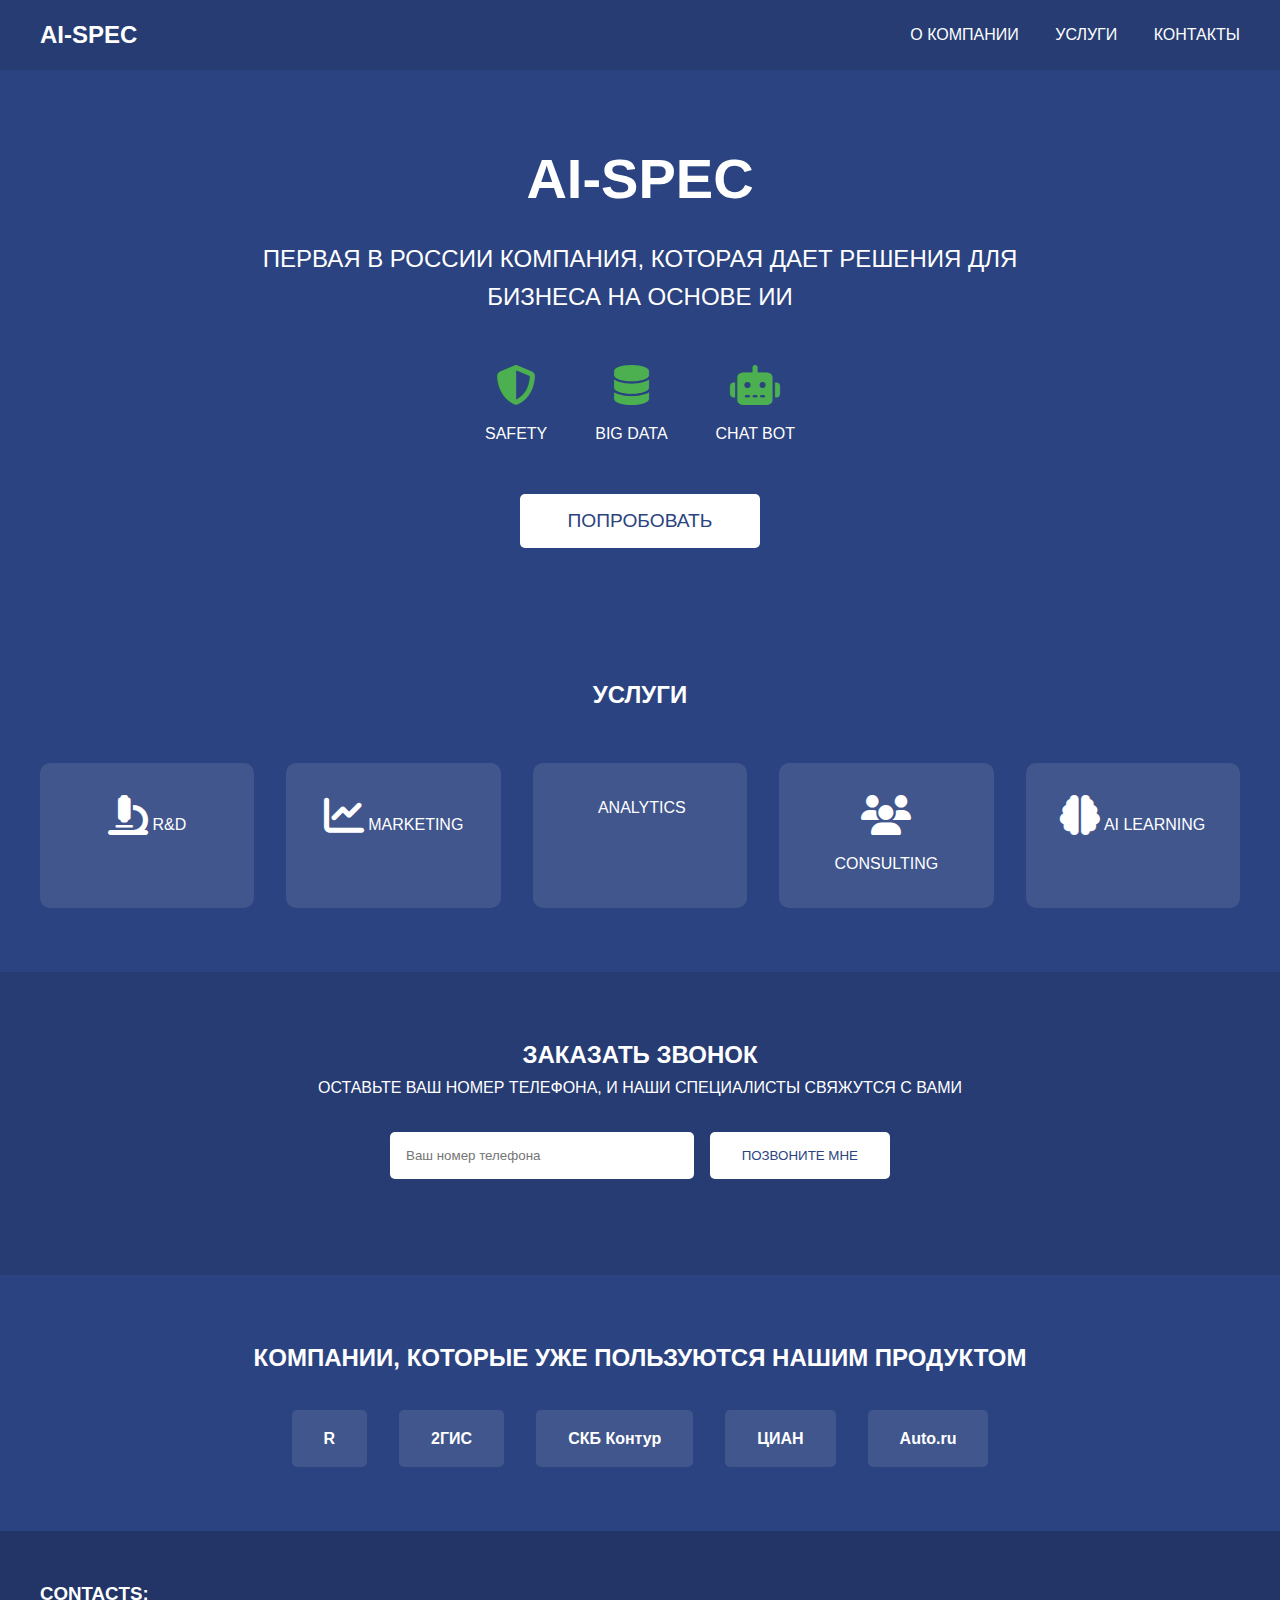
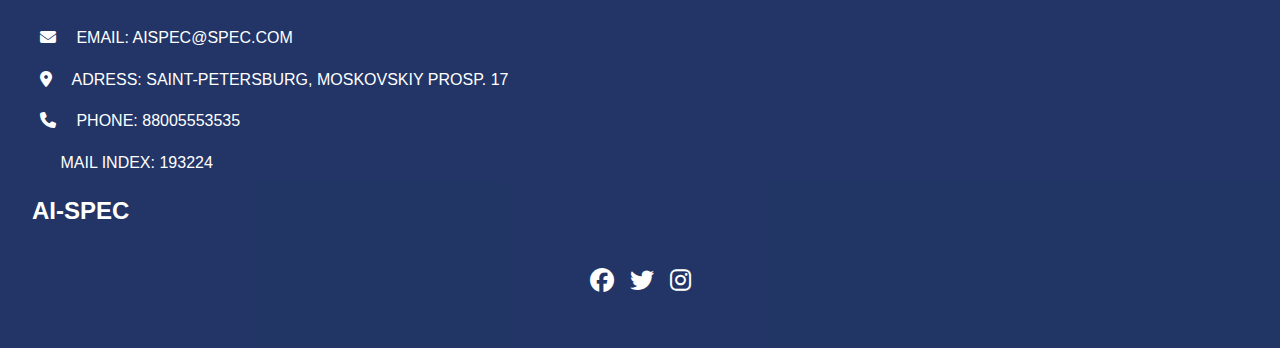
<file: index.html>
<!DOCTYPE html>
<html lang="ru">
<head>
    <meta charset="UTF-8">
    <meta name="viewport" content="width=device-width, initial-scale=1.0">
    <title>AI-SPEC - Решения для бизнеса на основе ИИ</title>
    <link rel="stylesheet" href="styles.css">
    <!-- Добавляем Font Awesome -->
    <link rel="stylesheet" href="https://cdnjs.cloudflare.com/ajax/libs/font-awesome/6.5.1/css/all.min.css">
</head>
<body>
    <header>
        <nav>
            <div class="logo">AI-SPEC</div>
            <div class="nav-links">
                <a href="#hero">О КОМПАНИИ</a>
                <a href="#services">УСЛУГИ</a>
                <a href="#contacts">КОНТАКТЫ</a>
            </div>
        </nav>
    </header>

    <main>
        <section class="hero" id="hero">
            <div class="hero-content">
                <h1>AI-SPEC</h1>
                <h2>ПЕРВАЯ В РОССИИ КОМПАНИЯ, КОТОРАЯ ДАЕТ РЕШЕНИЯ ДЛЯ БИЗНЕСА НА ОСНОВЕ ИИ</h2>
                <div class="features">
                    <div class="feature">
                        <i class="fas fa-shield-alt"></i>
                        <span>SAFETY</span>
                    </div>
                    <div class="feature">
                        <i class="fas fa-database"></i>
                        <span>BIG DATA</span>
                    </div>
                    <div class="feature">
                        <i class="fas fa-robot"></i>
                        <span>CHAT BOT</span>
                    </div>
                </div>
                <button class="try-button" onclick="location.href='#callback'">ПОПРОБОВАТЬ</button>
            </div>
        </section>

        <section class="services" id="services">
            <h2>УСЛУГИ</h2>
            <div class="services-grid">
                <div class="service-item">
                    <i class="fas fa-microscope"></i>
                    <span>R&D</span>
                </div>
                <div class="service-item">
                    <i class="fas fa-chart-line"></i>
                    <span>MARKETING</span>
                </div>
                <div class="service-item">
                    <i class="fas fa-analytics"></i>
                    <span>ANALYTICS</span>
                </div>
                <div class="service-item">
                    <i class="fas fa-users"></i>
                    <span>CONSULTING</span>
                </div>
                <div class="service-item">
                    <i class="fas fa-brain"></i>
                    <span>AI LEARNING</span>
                </div>
            </div>
        </section>

        <section class="callback" id="callback">
            <h2>ЗАКАЗАТЬ ЗВОНОК</h2>
            <p>ОСТАВЬТЕ ВАШ НОМЕР ТЕЛЕФОНА, И НАШИ СПЕЦИАЛИСТЫ СВЯЖУТСЯ С ВАМИ</p>
            <form>
                <input type="tel" placeholder="Ваш номер телефона">
                <button type="submit">ПОЗВОНИТЕ МНЕ</button>
            </form>
        </section>

        <section class="clients">
            <h2>КОМПАНИИ, КОТОРЫЕ УЖЕ ПОЛЬЗУЮТСЯ НАШИМ ПРОДУКТОМ</h2>
            <div class="clients-grid">
                <div class="client-logo">R</div>
                <div class="client-logo">2ГИС</div>
                <div class="client-logo">СКБ Контур</div>
                <div class="client-logo">ЦИАН</div>
                <div class="client-logo">Auto.ru</div>
            </div>
        </section>
    </main>

    <footer id="contacts">
        <div class="contacts">
            <h3>CONTACTS:</h3>
            <p><i class="fas fa-envelope"></i> EMAIL: AISPEC@SPEC.COM</p>
            <p><i class="fas fa-map-marker-alt"></i> ADRESS: SAINT-PETERSBURG, MOSKOVSKIY PROSP. 17</p>
            <p><i class="fas fa-phone"></i> PHONE: 88005553535</p>
            <p><i class="fas fa-mailbox"></i> MAIL INDEX: 193224</p>
        </div>
        <div class="logo">AI-SPEC</div>
        <div class="social-links">
            <a href="#"><i class="fab fa-facebook"></i></a>
            <a href="#"><i class="fab fa-twitter"></i></a>
            <a href="#"><i class="fab fa-instagram"></i></a>
        </div>
    </footer>
</body>
</html>
</file>
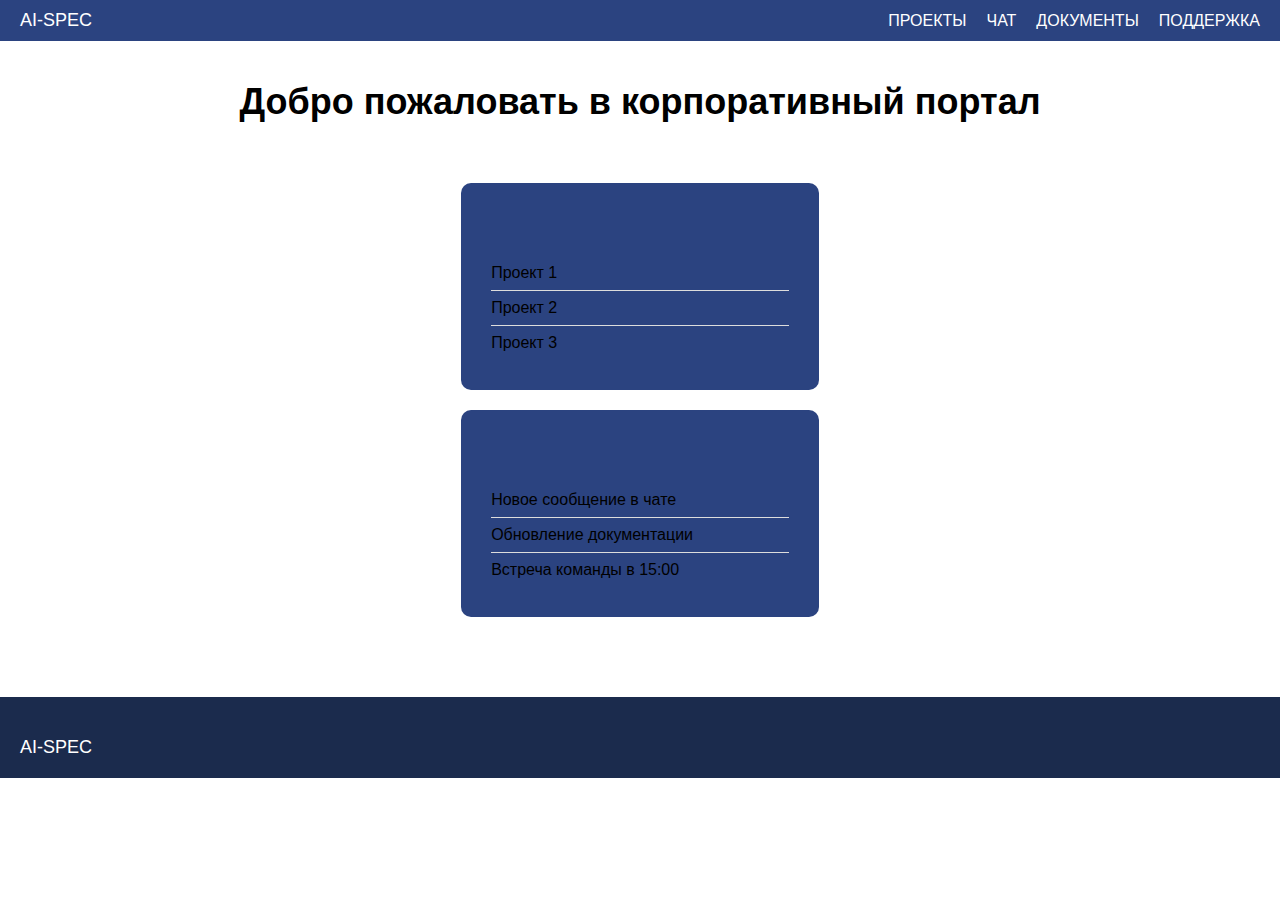
<file: portal/main-portal.html>
<!DOCTYPE html>
<html lang="ru">
<head>
    <meta charset="UTF-8">
    <meta name="viewport" content="width=device-width, initial-scale=1.0">
    <title>AI-SPEC - Главная страница портала</title>
    <link rel="stylesheet" href="portal-styles.css">
</head>
<body>
    <header>
        <nav>
            <div class="logo">AI-SPEC</div>
            <div class="nav-links">
                <a href="#projects">ПРОЕКТЫ</a>
                <a href="#chat">ЧАТ</a>
                <a href="#documents">ДОКУМЕНТЫ</a>
                <a href="#support">ПОДДЕРЖКА</a>
            </div>
        </nav>
    </header>

    <main class="portal-main">
        <h1>Добро пожаловать в корпоративный портал</h1>
        
        <div class="portal-content">
            <div class="portal-section">
                <h2>Проекты</h2>
                <ul>
                    <li>Проект 1</li>
                    <li>Проект 2</li>
                    <li>Проект 3</li>
                </ul>
            </div>

            <div class="portal-section">
                <h2>Последние уведомления</h2>
                <ul>
                    <li>Новое сообщение в чате</li>
                    <li>Обновление документации</li>
                    <li>Встреча команды в 15:00</li>
                </ul>
            </div>
        </div>
    </main>

    <footer>
        <div class="footer-logo">AI-SPEC</div>
    </footer>
</body>
</html>
</file>
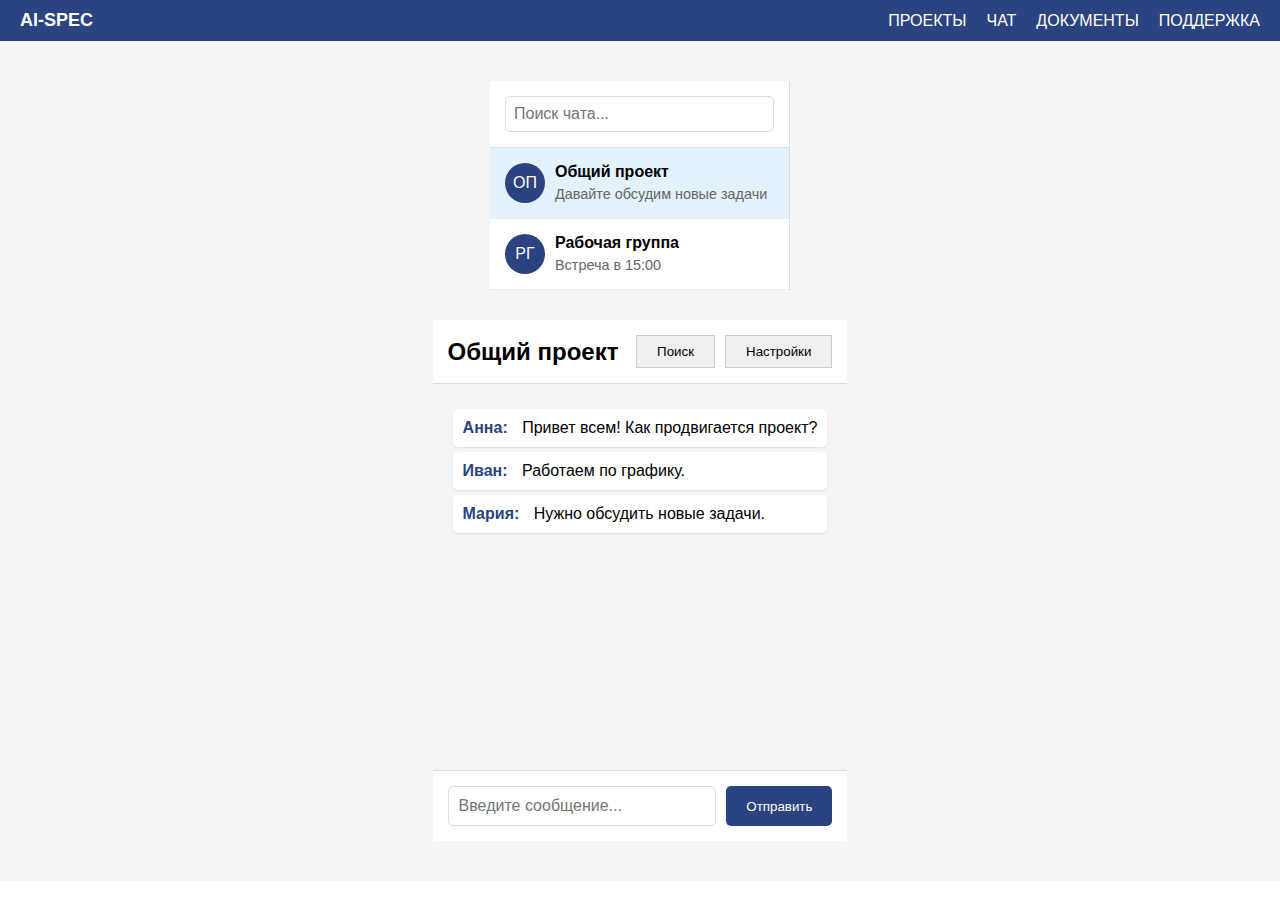
<file: portal/sections/chat.html>
<!DOCTYPE html>
<html lang="ru">
<head>
    <meta charset="UTF-8">
    <meta name="viewport" content="width=device-width, initial-scale=1.0">
    <title>AI-SPEC - Чат</title>
    <link rel="stylesheet" href="../portal-styles.css">
    <link rel="stylesheet" href="chat-styles.css">
</head>
<body>
    <header>
        <nav>
            <div class="logo">
                <a href="../portal.html">AI-SPEC</a>
            </div>
            <div class="nav-links">
                <a href="projects.html">ПРОЕКТЫ</a>
                <a href="chat.html">ЧАТ</a>
                <a href="documents.html">ДОКУМЕНТЫ</a>
                <a href="support.html">ПОДДЕРЖКА</a>
            </div>
        </nav>
    </header>

    <main class="chat-container">
        <div class="chat-sidebar">
            <div class="chat-search">
                <input type="text" placeholder="Поиск чата..." id="chatSearch" onkeyup="searchChats()">
            </div>
            <div class="chat-list" id="chatList">
                <div class="chat-item active" onclick="switchChat('Общий проект')">
                    <div class="chat-avatar">ОП</div>
                    <div class="chat-info">
                        <div class="chat-name">Общий проект</div>
                        <div class="chat-last-message">Давайте обсудим новые задачи</div>
                    </div>
                </div>
                <div class="chat-item" onclick="switchChat('Рабочая группа')">
                    <div class="chat-avatar">РГ</div>
                    <div class="chat-info">
                        <div class="chat-name">Рабочая группа</div>
                        <div class="chat-last-message">Встреча в 15:00</div>
                    </div>
                </div>
            </div>
        </div>

        <div class="chat-main">
            <div class="chat-header">
                <h2 id="currentChatName">Общий проект</h2>
                <div class="chat-actions">
                    <button onclick="toggleSearch()">Поиск</button>
                    <button onclick="toggleSettings()">Настройки</button>
                </div>
            </div>
            
            <div class="chat-messages" id="chatMessages">
                <!-- Сообщения будут добавляться динамически -->
            </div>

            <div class="chat-input">
                <input type="text" placeholder="Введите сообщение..." id="messageInput" onkeypress="handleKeyPress(event)">
                <button onclick="sendMessage()">Отправить</button>
            </div>
        </div>

        <!-- Модальное окно поиска -->
        <div id="searchModal" class="modal">
            <div class="modal-content">
                <h3>Поиск сообщений</h3>
                <input type="text" placeholder="Введите текст для поиска...">
                <button onclick="closeModal('searchModal')">Закрыть</button>
            </div>
        </div>

        <!-- Модальное окно настроек -->
        <div id="settingsModal" class="modal">
            <div class="modal-content">
                <h3>Настройки чата</h3>
                <div class="settings-option">
                    <label>Уведомления</label>
                    <input type="checkbox" checked>
                </div>
                <div class="settings-option">
                    <label>Звук</label>
                    <input type="checkbox" checked>
                </div>
                <button onclick="closeModal('settingsModal')">Сохранить</button>
            </div>
        </div>
    </main>

    <script>
        // Хранилище сообщений для разных чатов
        const chatMessages = {
            'Общий проект': [
                { sender: 'Анна', text: 'Привет всем! Как продвигается проект?' },
                { sender: 'Иван', text: 'Работаем по графику.' },
                { sender: 'Мария', text: 'Нужно обсудить новые задачи.' }
            ],
            'Рабочая группа': [
                { sender: 'Петр', text: 'Встреча сегодня в 15:00' },
                { sender: 'Елена', text: 'Буду присутствовать' }
            ]
        };

        // Переключение между чатами
        function switchChat(chatName) {
            // Обновляем заголовок
            document.getElementById('currentChatName').textContent = chatName;
            
            // Обновляем активный класс
            const chatItems = document.querySelectorAll('.chat-item');
            chatItems.forEach(item => {
                item.classList.remove('active');
                if(item.querySelector('.chat-name').textContent === chatName) {
                    item.classList.add('active');
                }
            });

            // Загружаем сообщения выбранного чата
            displayMessages(chatName);
        }

        // Отображение сообщений
        function displayMessages(chatName) {
            const messagesDiv = document.getElementById('chatMessages');
            messagesDiv.innerHTML = '';
            
            chatMessages[chatName].forEach(msg => {
                const messageDiv = document.createElement('div');
                messageDiv.className = 'message';
                messageDiv.innerHTML = `
                    <strong>${msg.sender}:</strong>
                    <span>${msg.text}</span>
                `;
                messagesDiv.appendChild(messageDiv);
            });

            // Прокрутка к последнему сообщению
            messagesDiv.scrollTop = messagesDiv.scrollHeight;
        }

        // Отправка сообщения
        function sendMessage() {
            const input = document.getElementById('messageInput');
            const text = input.value.trim();
            
            if(text) {
                const currentChat = document.getElementById('currentChatName').textContent;
                chatMessages[currentChat].push({
                    sender: 'Вы',
                    text: text
                });
                
                displayMessages(currentChat);
                input.value = '';
            }
        }

        // Обработка нажатия Enter
        function handleKeyPress(event) {
            if(event.key === 'Enter') {
                sendMessage();
            }
        }

        // Поиск чатов
        function searchChats() {
            const searchText = document.getElementById('chatSearch').value.toLowerCase();
            const chatItems = document.querySelectorAll('.chat-item');
            
            chatItems.forEach(item => {
                const chatName = item.querySelector('.chat-name').textContent.toLowerCase();
                if(chatName.includes(searchText)) {
                    item.style.display = 'flex';
                } else {
                    item.style.display = 'none';
                }
            });
        }

        // Управление модальными окнами
        function toggleSearch() {
            document.getElementById('searchModal').style.display = 'flex';
        }

        function toggleSettings() {
            document.getElementById('settingsModal').style.display = 'flex';
        }

        function closeModal(modalId) {
            document.getElementById(modalId).style.display = 'none';
        }

        // Инициализация
        displayMessages('Общий проект');
    </script>
</body>
</html>
</file>
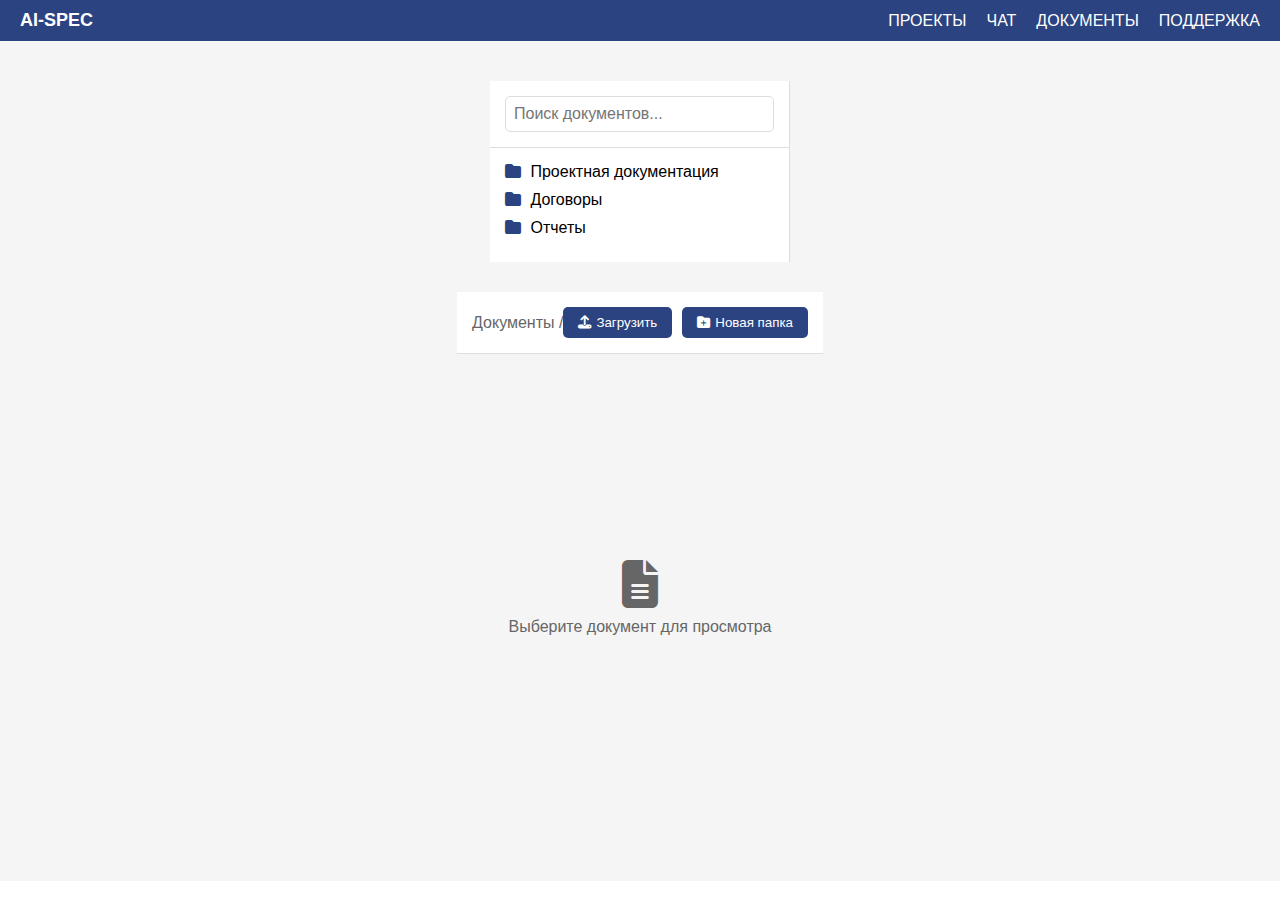
<file: portal/sections/documents.html>
<!DOCTYPE html>
<html lang="ru">
<head>
    <meta charset="UTF-8">
    <meta name="viewport" content="width=device-width, initial-scale=1.0">
    <title>AI-SPEC - Документы</title>
    <link rel="stylesheet" href="../portal-styles.css">
    <link rel="stylesheet" href="documents-styles.css">
    <!-- Добавляем иконки Font Awesome -->
    <link rel="stylesheet" href="https://cdnjs.cloudflare.com/ajax/libs/font-awesome/6.5.1/css/all.min.css">
</head>
<body>
    <header>
        <nav>
            <div class="logo">
                <a href="../portal.html">AI-SPEC</a>
            </div>
            <div class="nav-links">
                <a href="projects.html">ПРОЕКТЫ</a>
                <a href="chat.html">ЧАТ</a>
                <a href="documents.html">ДОКУМЕНТЫ</a>
                <a href="support.html">ПОДДЕРЖКА</a>
            </div>
        </nav>
    </header>

    <main class="documents-container">
        <div class="documents-sidebar">
            <div class="search-bar">
                <input type="text" id="searchDocs" placeholder="Поиск документов..." onkeyup="searchDocuments()">
            </div>
            <div class="folder-tree">
                <div class="folder" onclick="toggleFolder(this)">
                    <i class="fas fa-folder"></i> Проектная документация
                    <div class="subfolder">
                        <div class="file" onclick="openDocument('tech_spec')">
                            <i class="fas fa-file-pdf"></i> Техническое задание.pdf
                        </div>
                        <div class="file" onclick="openDocument('requirements')">
                            <i class="fas fa-file-word"></i> Требования.docx
                        </div>
                    </div>
                </div>
                <div class="folder" onclick="toggleFolder(this)">
                    <i class="fas fa-folder"></i> Договоры
                    <div class="subfolder">
                        <div class="file" onclick="openDocument('contract1')">
                            <i class="fas fa-file-pdf"></i> Договор №1.pdf
                        </div>
                        <div class="file" onclick="openDocument('contract2')">
                            <i class="fas fa-file-pdf"></i> Договор №2.pdf
                        </div>
                    </div>
                </div>
                <div class="folder" onclick="toggleFolder(this)">
                    <i class="fas fa-folder"></i> Отчеты
                    <div class="subfolder">
                        <div class="file" onclick="openDocument('report1')">
                            <i class="fas fa-file-excel"></i> Отчет за Q1.xlsx
                        </div>
                        <div class="file" onclick="openDocument('report2')">
                            <i class="fas fa-file-excel"></i> Отчет за Q2.xlsx
                        </div>
                    </div>
                </div>
            </div>
        </div>

        <div class="documents-main">
            <div class="documents-header">
                <div class="breadcrumbs" id="breadcrumbs">
                    Документы /
                </div>
                <div class="document-actions">
                    <button onclick="uploadDocument()"><i class="fas fa-upload"></i> Загрузить</button>
                    <button onclick="createFolder()"><i class="fas fa-folder-plus"></i> Новая папка</button>
                </div>
            </div>
            
            <div class="document-viewer" id="documentViewer">
                <div class="empty-state">
                    <i class="fas fa-file-alt"></i>
                    <p>Выберите документ для просмотра</p>
                </div>
            </div>
        </div>
    </main>

    <!-- Модальное окно загрузки документа -->
    <div id="uploadModal" class="modal">
        <div class="modal-content">
            <h3>Загрузка документа</h3>
            <input type="file" id="fileInput">
            <div class="modal-buttons">
                <button onclick="closeModal('uploadModal')">Отмена</button>
                <button onclick="confirmUpload()">Загрузить</button>
            </div>
        </div>
    </div>

    <!-- Модальное окно создания папки -->
    <div id="folderModal" class="modal">
        <div class="modal-content">
            <h3>Создание новой папки</h3>
            <input type="text" placeholder="Название папки">
            <div class="modal-buttons">
                <button onclick="closeModal('folderModal')">Отмена</button>
                <button onclick="confirmCreateFolder()">Создать</button>
            </div>
        </div>
    </div>

    <script>
        function toggleFolder(element) {
            const subfolder = element.querySelector('.subfolder');
            const isOpen = subfolder.style.display === 'block';
            subfolder.style.display = isOpen ? 'none' : 'block';
            const icon = element.querySelector('.fa-folder');
            icon.className = isOpen ? 'fas fa-folder' : 'fas fa-folder-open';
        }

        function openDocument(docId) {
            const viewer = document.getElementById('documentViewer');
            const breadcrumbs = document.getElementById('breadcrumbs');
            
            // Имитация загрузки документа
            viewer.innerHTML = `
                <div class="document-content">
                    <h2>${docId}.pdf</h2>
                    <div class="document-preview">
                        <i class="fas fa-file-pdf"></i>
                        <p>Документ загружен</p>
                    </div>
                </div>
            `;
            
            // Обновление хлебных крошек
            breadcrumbs.textContent = `Документы / ${docId}`;
        }

        function uploadDocument() {
            document.getElementById('uploadModal').style.display = 'flex';
        }

        function createFolder() {
            document.getElementById('folderModal').style.display = 'flex';
        }

        function closeModal(modalId) {
            document.getElementById(modalId).style.display = 'none';
        }

        function confirmUpload() {
            const fileInput = document.getElementById('fileInput');
            if (fileInput.files.length > 0) {
                alert('Файл успешно загружен!');
                closeModal('uploadModal');
            }
        }

        function confirmCreateFolder() {
            alert('Папка создана!');
            closeModal('folderModal');
        }

        function searchDocuments() {
            const searchText = document.getElementById('searchDocs').value.toLowerCase();
            const files = document.querySelectorAll('.file');
            
            files.forEach(file => {
                const fileName = file.textContent.toLowerCase();
                file.style.display = fileName.includes(searchText) ? 'block' : 'none';
            });
        }
    </script>
</body>
</html>
</file>
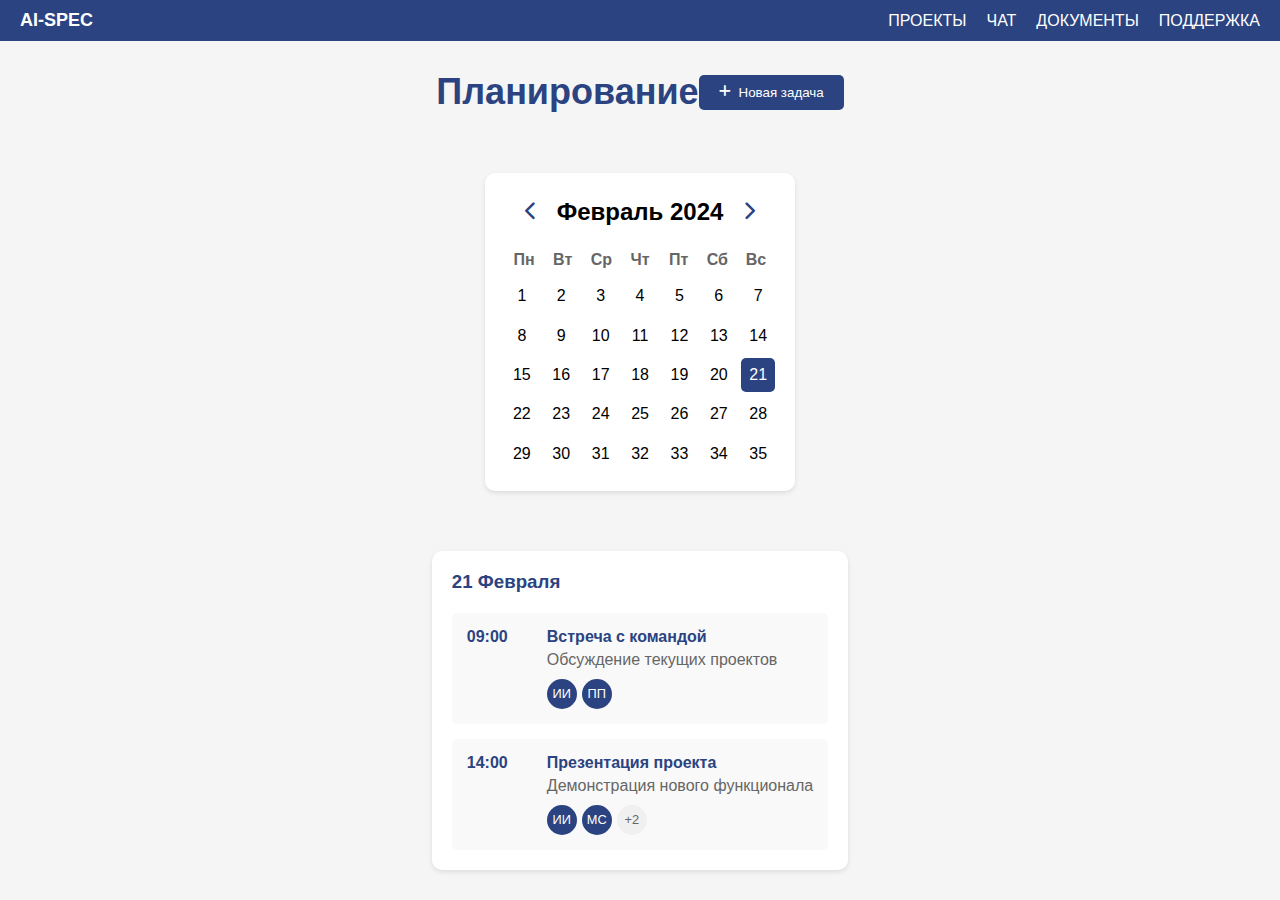
<file: portal/sections/planning.html>
<!DOCTYPE html>
<html lang="ru">
<head>
    <meta charset="UTF-8">
    <meta name="viewport" content="width=device-width, initial-scale=1.0">
    <title>AI-SPEC - Планирование</title>
    <link rel="stylesheet" href="../portal-styles.css">
    <link rel="stylesheet" href="planning-styles.css">
    <link rel="stylesheet" href="https://cdnjs.cloudflare.com/ajax/libs/font-awesome/6.5.1/css/all.min.css">
</head>
<body>
    <header>
        <nav>
            <div class="logo">
                <a href="../portal.html">AI-SPEC</a>
            </div>
            <div class="nav-links">
                <a href="projects.html">ПРОЕКТЫ</a>
                <a href="chat.html">ЧАТ</a>
                <a href="documents.html">ДОКУМЕНТЫ</a>
                <a href="support.html">ПОДДЕРЖКА</a>
            </div>
        </nav>
    </header>

    <main class="planning-container">
        <div class="planning-header">
            <h1>Планирование</h1>
            <button class="new-task-btn" onclick="showNewTaskModal()">
                <i class="fas fa-plus"></i> Новая задача
            </button>
        </div>

        <div class="calendar-section">
            <div class="calendar-navigation">
                <button class="nav-btn"><i class="fas fa-chevron-left"></i></button>
                <h2>Февраль 2024</h2>
                <button class="nav-btn"><i class="fas fa-chevron-right"></i></button>
            </div>
            
            <div class="calendar-grid">
                <div class="calendar-days">
                    <div>Пн</div>
                    <div>Вт</div>
                    <div>Ср</div>
                    <div>Чт</div>
                    <div>Пт</div>
                    <div>Сб</div>
                    <div>Вс</div>
                </div>
                <div class="calendar-dates" id="calendarDates">
                    <!-- Даты будут добавлены через JavaScript -->
                </div>
            </div>
        </div>

        <div class="tasks-section">
            <div class="date-tasks">
                <h3>21 Февраля</h3>
                <div class="task-list">
                    <div class="task-item">
                        <div class="task-time">09:00</div>
                        <div class="task-content">
                            <h4>Встреча с командой</h4>
                            <p>Обсуждение текущих проектов</p>
                            <div class="task-participants">
                                <div class="participant" title="Иван Иванов">ИИ</div>
                                <div class="participant" title="Петр Петров">ПП</div>
                            </div>
                        </div>
                    </div>
                    <div class="task-item">
                        <div class="task-time">14:00</div>
                        <div class="task-content">
                            <h4>Презентация проекта</h4>
                            <p>Демонстрация нового функционала</p>
                            <div class="task-participants">
                                <div class="participant" title="Иван Иванов">ИИ</div>
                                <div class="participant" title="Мария Сидорова">МС</div>
                                <div class="participant more">+2</div>
                            </div>
                        </div>
                    </div>
                </div>
            </div>
        </div>
    </main>

    <!-- Модальное окно новой задачи -->
    <div id="newTaskModal" class="modal">
        <div class="modal-content">
            <h2>Новая задача</h2>
            <form id="newTaskForm">
                <div class="form-group">
                    <label>Название задачи</label>
                    <input type="text" required>
                </div>
                <div class="form-group">
                    <label>Описание</label>
                    <textarea required></textarea>
                </div>
                <div class="form-row">
                    <div class="form-group">
                        <label>Дата</label>
                        <input type="date" required>
                    </div>
                    <div class="form-group">
                        <label>Время</label>
                        <input type="time" required>
                    </div>
                </div>
                <div class="form-group">
                    <label>Участники</label>
                    <select multiple>
                        <option>Иван Иванов</option>
                        <option>Петр Петров</option>
                        <option>Мария Сидорова</option>
                    </select>
                </div>
                <div class="modal-buttons">
                    <button type="button" onclick="closeModal('newTaskModal')">Отмена</button>
                    <button type="submit">Создать</button>
                </div>
            </form>
        </div>
    </div>

    <script>
        // Генерация календаря
        function generateCalendar() {
            const datesContainer = document.getElementById('calendarDates');
            const totalDays = 35; // 5 недель
            const currentDate = 21; // Текущая дата

            for (let i = 1; i <= totalDays; i++) {
                const dateDiv = document.createElement('div');
                dateDiv.textContent = i;
                if (i === currentDate) {
                    dateDiv.classList.add('current-date');
                }
                dateDiv.onclick = () => selectDate(i);
                datesContainer.appendChild(dateDiv);
            }
        }

        function selectDate(date) {
            const dates = document.querySelectorAll('.calendar-dates div');
            dates.forEach(d => d.classList.remove('selected'));
            dates[date - 1].classList.add('selected');
        }

        function showNewTaskModal() {
            document.getElementById('newTaskModal').style.display = 'flex';
        }

        function closeModal(modalId) {
            document.getElementById(modalId).style.display = 'none';
        }

        // Инициализация календаря при загрузке страницы
        document.addEventListener('DOMContentLoaded', generateCalendar);

        // Закрытие модального окна при клике вне его
        window.onclick = function(event) {
            if (event.target.classList.contains('modal')) {
                event.target.style.display = 'none';
            }
        }

        // Обработка формы новой задачи
        document.getElementById('newTaskForm').onsubmit = function(e) {
            e.preventDefault();
            alert('Задача создана!');
            closeModal('newTaskModal');
        }
    </script>
</body>
</html>
</file>
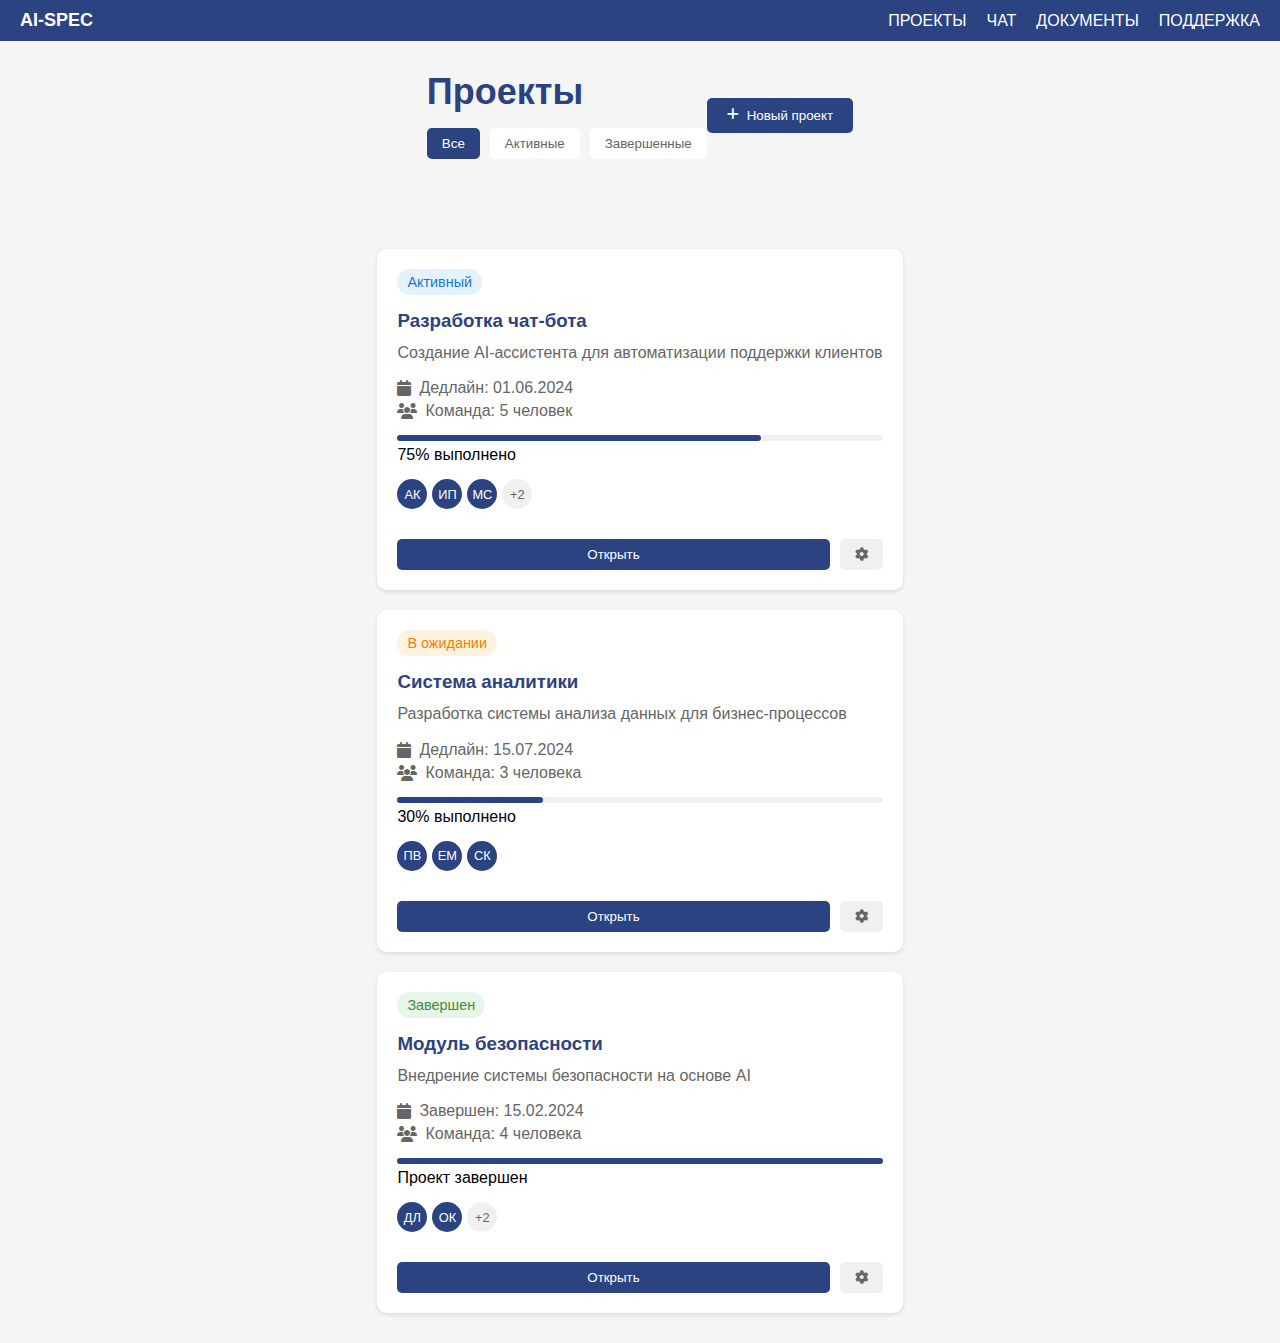
<file: portal/sections/projects.html>
<!DOCTYPE html>
<html lang="ru">
<head>
    <meta charset="UTF-8">
    <meta name="viewport" content="width=device-width, initial-scale=1.0">
    <title>AI-SPEC - Проекты</title>
    <link rel="stylesheet" href="../portal-styles.css">
    <link rel="stylesheet" href="projects-styles.css">
    <link rel="stylesheet" href="https://cdnjs.cloudflare.com/ajax/libs/font-awesome/6.5.1/css/all.min.css">
</head>
<body>
    <header>
        <nav>
            <div class="logo">
                <a href="../portal.html">AI-SPEC</a>
            </div>
            <div class="nav-links">
                <a href="projects.html">ПРОЕКТЫ</a>
                <a href="chat.html">ЧАТ</a>
                <a href="documents.html">ДОКУМЕНТЫ</a>
                <a href="support.html">ПОДДЕРЖКА</a>
            </div>
        </nav>
    </header>

    <main class="projects-container">
        <div class="projects-header">
            <div class="header-left">
                <h1>Проекты</h1>
                <div class="project-filters">
                    <button class="active">Все</button>
                    <button>Активные</button>
                    <button>Завершенные</button>
                </div>
            </div>
            <button class="new-project-btn" onclick="showNewProjectModal()">
                <i class="fas fa-plus"></i> Новый проект
            </button>
        </div>

        <div class="projects-grid">
            <!-- Проект 1 -->
            <div class="project-card">
                <div class="project-status active">Активный</div>
                <h3>Разработка чат-бота</h3>
                <p class="project-description">
                    Создание AI-ассистента для автоматизации поддержки клиентов
                </p>
                <div class="project-info">
                    <div class="info-item">
                        <i class="fas fa-calendar"></i>
                        <span>Дедлайн: 01.06.2024</span>
                    </div>
                    <div class="info-item">
                        <i class="fas fa-users"></i>
                        <span>Команда: 5 человек</span>
                    </div>
                </div>
                <div class="project-progress">
                    <div class="progress-bar">
                        <div class="progress" style="width: 75%"></div>
                    </div>
                    <span>75% выполнено</span>
                </div>
                <div class="project-team">
                    <div class="team-member" title="Анна К.">АК</div>
                    <div class="team-member" title="Иван П.">ИП</div>
                    <div class="team-member" title="Мария С.">МС</div>
                    <div class="team-member more">+2</div>
                </div>
                <div class="project-actions">
                    <button onclick="openProject(1)">Открыть</button>
                    <button class="secondary" onclick="showProjectSettings(1)">
                        <i class="fas fa-cog"></i>
                    </button>
                </div>
            </div>

            <!-- Проект 2 -->
            <div class="project-card">
                <div class="project-status pending">В ожидании</div>
                <h3>Система аналитики</h3>
                <p class="project-description">
                    Разработка системы анализа данных для бизнес-процессов
                </p>
                <div class="project-info">
                    <div class="info-item">
                        <i class="fas fa-calendar"></i>
                        <span>Дедлайн: 15.07.2024</span>
                    </div>
                    <div class="info-item">
                        <i class="fas fa-users"></i>
                        <span>Команда: 3 человека</span>
                    </div>
                </div>
                <div class="project-progress">
                    <div class="progress-bar">
                        <div class="progress" style="width: 30%"></div>
                    </div>
                    <span>30% выполнено</span>
                </div>
                <div class="project-team">
                    <div class="team-member" title="Петр В.">ПВ</div>
                    <div class="team-member" title="Елена М.">ЕМ</div>
                    <div class="team-member" title="Сергей К.">СК</div>
                </div>
                <div class="project-actions">
                    <button onclick="openProject(2)">Открыть</button>
                    <button class="secondary" onclick="showProjectSettings(2)">
                        <i class="fas fa-cog"></i>
                    </button>
                </div>
            </div>

            <!-- Проект 3 -->
            <div class="project-card">
                <div class="project-status completed">Завершен</div>
                <h3>Модуль безопасности</h3>
                <p class="project-description">
                    Внедрение системы безопасности на основе AI
                </p>
                <div class="project-info">
                    <div class="info-item">
                        <i class="fas fa-calendar"></i>
                        <span>Завершен: 15.02.2024</span>
                    </div>
                    <div class="info-item">
                        <i class="fas fa-users"></i>
                        <span>Команда: 4 человека</span>
                    </div>
                </div>
                <div class="project-progress">
                    <div class="progress-bar">
                        <div class="progress" style="width: 100%"></div>
                    </div>
                    <span>Проект завершен</span>
                </div>
                <div class="project-team">
                    <div class="team-member" title="Дмитрий Л.">ДЛ</div>
                    <div class="team-member" title="Ольга К.">ОК</div>
                    <div class="team-member more">+2</div>
                </div>
                <div class="project-actions">
                    <button onclick="openProject(3)">Открыть</button>
                    <button class="secondary" onclick="showProjectSettings(3)">
                        <i class="fas fa-cog"></i>
                    </button>
                </div>
            </div>
        </div>
    </main>

    <!-- Модальное окно нового проекта -->
    <div id="newProjectModal" class="modal">
        <div class="modal-content">
            <h2>Создание нового проекта</h2>
            <form id="newProjectForm">
                <div class="form-group">
                    <label>Название проекта</label>
                    <input type="text" required>
                </div>
                <div class="form-group">
                    <label>Описание</label>
                    <textarea required></textarea>
                </div>
                <div class="form-group">
                    <label>Дедлайн</label>
                    <input type="date" required>
                </div>
                <div class="form-group">
                    <label>Команда</label>
                    <select multiple>
                        <option>Анна К.</option>
                        <option>Иван П.</option>
                        <option>Мария С.</option>
                        <option>Петр В.</option>
                    </select>
                </div>
                <div class="modal-buttons">
                    <button type="button" onclick="closeModal('newProjectModal')">Отмена</button>
                    <button type="submit">Создать</button>
                </div>
            </form>
        </div>
    </div>

    <script>
        function showNewProjectModal() {
            document.getElementById('newProjectModal').style.display = 'flex';
        }

        function closeModal(modalId) {
            document.getElementById(modalId).style.display = 'none';
        }

        function openProject(id) {
            alert(`Открываем проект ${id}`);
        }

        function showProjectSettings(id) {
            alert(`Настройки проекта ${id}`);
        }

        // Закрытие модального окна при клике вне его
        window.onclick = function(event) {
            if (event.target.classList.contains('modal')) {
                event.target.style.display = 'none';
            }
        }

        // Обработка формы нового проекта
        document.getElementById('newProjectForm').onsubmit = function(e) {
            e.preventDefault();
            alert('Проект создан!');
            closeModal('newProjectModal');
        }
    </script>
</body>
</html>
</file>
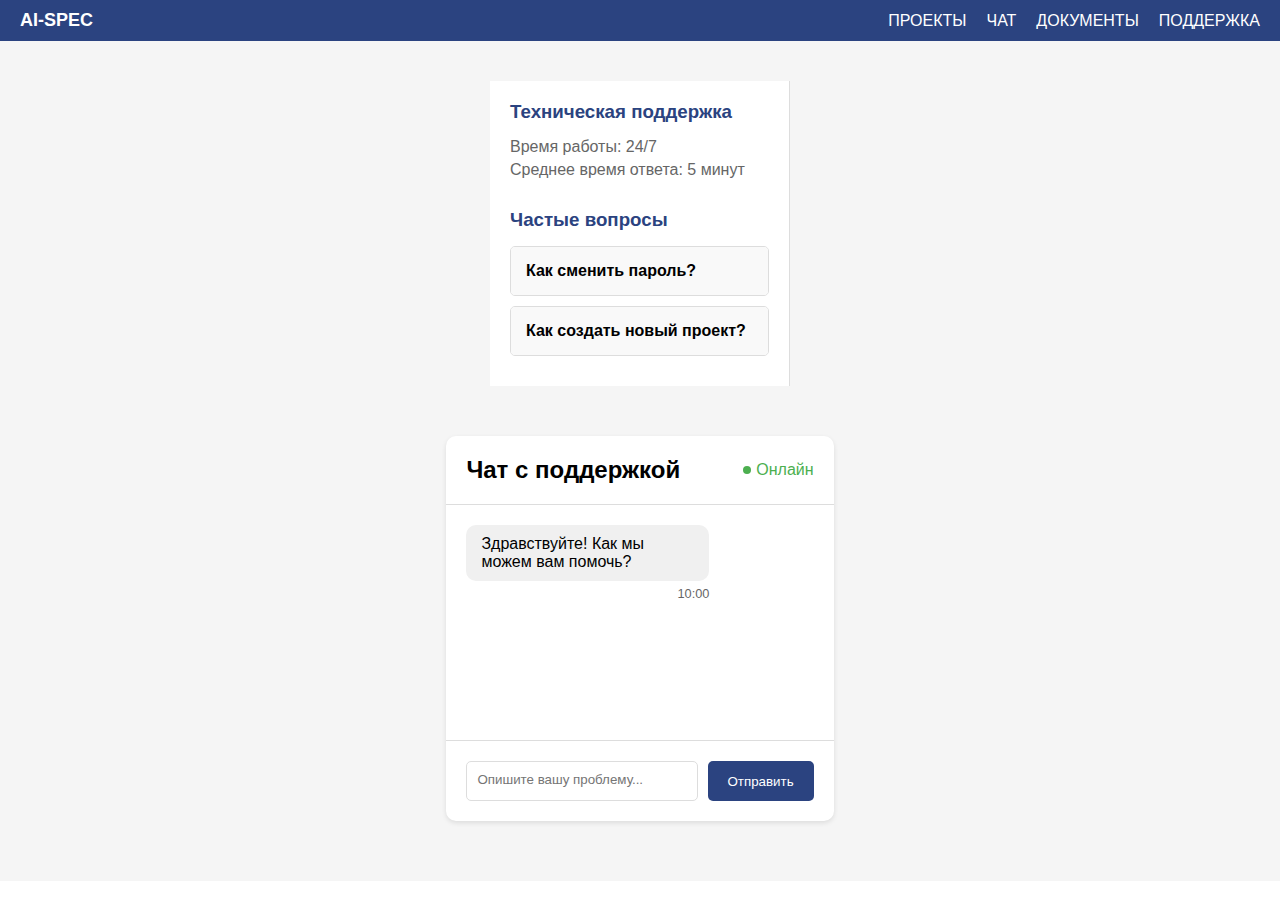
<file: portal/sections/support.html>
<!DOCTYPE html>
<html lang="ru">
<head>
    <meta charset="UTF-8">
    <meta name="viewport" content="width=device-width, initial-scale=1.0">
    <title>AI-SPEC - Поддержка</title>
    <link rel="stylesheet" href="../portal-styles.css">
    <link rel="stylesheet" href="support-styles.css">
</head>
<body>
    <header>
        <nav>
            <div class="logo">
                <a href="../portal.html">AI-SPEC</a>
            </div>
            <div class="nav-links">
                <a href="projects.html">ПРОЕКТЫ</a>
                <a href="chat.html">ЧАТ</a>
                <a href="documents.html">ДОКУМЕНТЫ</a>
                <a href="support.html">ПОДДЕРЖКА</a>
            </div>
        </nav>
    </header>

    <main class="support-container">
        <div class="support-sidebar">
            <div class="support-info">
                <h3>Техническая поддержка</h3>
                <p>Время работы: 24/7</p>
                <p>Среднее время ответа: 5 минут</p>
            </div>
            <div class="faq-section">
                <h3>Частые вопросы</h3>
                <div class="faq-item" onclick="showFaqAnswer(this)">
                    <div class="faq-question">Как сменить пароль?</div>
                    <div class="faq-answer">
                        Перейдите в настройки профиля и выберите опцию "Сменить пароль"
                    </div>
                </div>
                <div class="faq-item" onclick="showFaqAnswer(this)">
                    <div class="faq-question">Как создать новый проект?</div>
                    <div class="faq-answer">
                        В разделе "Проекты" нажмите кнопку "Создать новый проект"
                    </div>
                </div>
            </div>
        </div>

        <div class="support-chat">
            <div class="chat-header">
                <h2>Чат с поддержкой</h2>
                <span id="supportStatus" class="status-online">Онлайн</span>
            </div>
            
            <div class="chat-messages" id="supportMessages">
                <div class="message support">
                    <div class="message-content">
                        Здравствуйте! Как мы можем вам помочь?
                    </div>
                    <div class="message-time">10:00</div>
                </div>
            </div>

            <div class="chat-input">
                <textarea 
                    placeholder="Опишите вашу проблему..." 
                    id="messageInput"
                    onkeypress="handleKeyPress(event)"></textarea>
                <button onclick="sendSupportMessage()">Отправить</button>
            </div>
        </div>
    </main>

    <script>
        function showFaqAnswer(element) {
            const answer = element.querySelector('.faq-answer');
            const allAnswers = document.querySelectorAll('.faq-answer');
            
            // Скрываем все ответы
            allAnswers.forEach(a => {
                if (a !== answer) {
                    a.style.maxHeight = null;
                }
            });

            // Показываем/скрываем выбранный ответ
            if (answer.style.maxHeight) {
                answer.style.maxHeight = null;
            } else {
                answer.style.maxHeight = answer.scrollHeight + "px";
            }
        }

        function sendSupportMessage() {
            const input = document.getElementById('messageInput');
            const text = input.value.trim();
            
            if (text) {
                const messagesDiv = document.getElementById('supportMessages');
                const time = new Date().toLocaleTimeString([], { hour: '2-digit', minute: '2-digit' });
                
                // Добавляем сообщение пользователя
                messagesDiv.innerHTML += `
                    <div class="message user">
                        <div class="message-content">${text}</div>
                        <div class="message-time">${time}</div>
                    </div>
                `;

                // Имитация ответа поддержки
                setTimeout(() => {
                    messagesDiv.innerHTML += `
                        <div class="message support">
                            <div class="message-content">Спасибо за обращение! Мы обрабатываем ваш запрос.</div>
                            <div class="message-time">${new Date().toLocaleTimeString([], { hour: '2-digit', minute: '2-digit' })}</div>
                        </div>
                    `;
                    messagesDiv.scrollTop = messagesDiv.scrollHeight;
                }, 1000);

                input.value = '';
                messagesDiv.scrollTop = messagesDiv.scrollHeight;
            }
        }

        function handleKeyPress(event) {
            if (event.key === 'Enter' && !event.shiftKey) {
                event.preventDefault();
                sendSupportMessage();
            }
        }
    </script>
</body>
</html>
</file>
<file: styles.css>
:root {
    --primary-color: #2B4380;
    --secondary-color: #3A5795;
    --text-color: #ffffff;
    --accent-color: #4CAF50;
}

html {
    scroll-behavior: smooth;
}

* {
    margin: 0;
    padding: 0;
    box-sizing: border-box;
}

body {
    font-family: Arial, sans-serif;
    background-color: var(--primary-color);
    color: #ffffff;
    line-height: 1.6;
}

/* Header styles */
header {
    padding: 1rem 2rem;
    background-color: rgba(0, 0, 0, 0.1);
}

nav {
    max-width: 1200px;
    margin: 0 auto;
    display: flex;
    justify-content: space-between;
    align-items: center;
}

.logo {
    font-size: 1.5rem;
    font-weight: bold;
    color: #ffffff;
}

.nav-links a {
    color: #ffffff;
    text-decoration: none;
    margin-left: 2rem;
    font-weight: 500;
}

/* Hero section */
.hero {
    text-align: center;
    padding: 4rem 2rem;
    background: linear-gradient(rgba(43, 67, 128, 0.9), rgba(43, 67, 128, 0.9));
}

.hero-content {
    max-width: 800px;
    margin: 0 auto;
}

.hero h1 {
    font-size: 3.5rem;
    margin-bottom: 1rem;
    color: #ffffff;
}

.hero h2 {
    font-size: 1.5rem;
    margin-bottom: 3rem;
    font-weight: normal;
    color: #ffffff;
}

.features {
    display: flex;
    justify-content: center;
    gap: 3rem;
    margin: 3rem 0;
}

.feature {
    display: flex;
    flex-direction: column;
    align-items: center;
    gap: 1rem;
}

.feature i {
    font-size: 2.5rem;
    color: var(--accent-color);
}

.try-button {
    background-color: #ffffff;
    color: var(--primary-color);
    border: none;
    padding: 1rem 3rem;
    font-size: 1.2rem;
    border-radius: 5px;
    cursor: pointer;
    transition: background-color 0.3s;
}

.try-button:hover {
    background-color: #e6e6e6;
}

/* Services section */
.services {
    padding: 4rem 2rem;
    text-align: center;
}

.services h2 {
    margin-bottom: 3rem;
}

.services-grid {
    display: grid;
    grid-template-columns: repeat(auto-fit, minmax(200px, 1fr));
    gap: 2rem;
    max-width: 1200px;
    margin: 0 auto;
}

.service-item {
    background: rgba(255, 255, 255, 0.1);
    padding: 2rem;
    border-radius: 10px;
    transition: transform 0.3s;
}

.service-item:hover {
    transform: translateY(-5px);
}

.service-item i {
    font-size: 2.5rem;
    margin-bottom: 1rem;
}

/* Callback section */
.callback {
    text-align: center;
    padding: 4rem 2rem;
    background: rgba(0, 0, 0, 0.1);
}

.callback form {
    max-width: 500px;
    margin: 2rem auto;
    display: flex;
    gap: 1rem;
}

.callback input {
    flex: 1;
    padding: 1rem;
    border: none;
    border-radius: 5px;
}

.callback button {
    background-color: #ffffff;
    color: var(--primary-color);
    border: none;
    padding: 1rem 2rem;
    border-radius: 5px;
    cursor: pointer;
}

/* Clients section */
.clients {
    padding: 4rem 2rem;
    text-align: center;
}

.clients-grid {
    display: flex;
    justify-content: center;
    flex-wrap: wrap;
    gap: 2rem;
    margin-top: 2rem;
}

.client-logo {
    background: rgba(255, 255, 255, 0.1);
    padding: 1rem 2rem;
    border-radius: 5px;
    font-weight: bold;
    color: #ffffff;
}

/* Footer */
footer {
    background: rgba(0, 0, 0, 0.2);
    padding: 3rem 2rem;
}

.contacts {
    max-width: 1200px;
    margin: 0 auto;
}

.contacts p {
    margin: 1rem 0;
    color: #ffffff;
}

.contacts i {
    margin-right: 1rem;
}

.social-links {
    margin-top: 2rem;
    display: flex;
    gap: 1rem;
    justify-content: center;
}

.social-links a {
    color: #ffffff;
    font-size: 1.5rem;
}

/* Responsive design */
@media (max-width: 768px) {
    .nav-links {
        display: none;
    }
    
    .features {
        flex-direction: column;
    }
    
    .callback form {
        flex-direction: column;
    }
    
    .hero h1 {
        font-size: 2.5rem;
    }
    
    .hero h2 {
        font-size: 1.2rem;
    }
}

/* Иконки */
.fas,
.fab {
    color: #ffffff;
}

/* Эффекты при наведении */
.nav-links a:hover,
.social-links a:hover {
    color: #e6e6e6;
}

.try-button:hover,
form button:hover {
    background-color: #e6e6e6;
}

.corp-button {
    display: none;
}
</file>
<file: portal/portal-styles.css>
:root {
    --primary-color: #2B4380;
    --text-color: #ffffff;
}

* {
    margin: 0;
    padding: 0;
    box-sizing: border-box;
}

body {
    font-family: Arial, sans-serif;
    background-color: #ffffff;
}

header {
    background-color: #2B4380;
    padding: 10px 20px;
}

nav {
    display: flex;
    justify-content: space-between;
    align-items: center;
}

.logo {
    color: white;
    font-size: 18px;
}

.logo a {
    color: white;
    text-decoration: none;
    font-weight: bold;
}

.logo a:hover {
    opacity: 0.9;
}

.nav-links {
    display: flex;
    gap: 20px;
}

.nav-links a {
    color: white;
    text-decoration: none;
    font-size: 16px;
}

main {
    padding: 40px 20px;
    display: flex;
    flex-direction: column;
    align-items: center;
    gap: 30px;
}

h1 {
    font-size: 36px;
    font-weight: bold;
}

.login-form {
    display: flex;
    gap: 10px;
    align-items: center;
}

input {
    padding: 8px;
    font-size: 16px;
    border: 1px solid #ccc;
}

button {
    padding: 8px 20px;
    background-color: #f0f0f0;
    border: 1px solid #ccc;
    cursor: pointer;
}

.footer-logo {
    margin-top: 20px;
    font-size: 18px;
}

footer {
    background-color: var(--primary-color);
    padding: 1rem 2rem;
    margin-top: auto;
    display: flex;
    justify-content: space-between;
    align-items: center;
}

.social-links {
    display: flex;
    gap: 1rem;
}

.social-links a {
    color: var(--text-color);
    text-decoration: none;
}

@media (max-width: 768px) {
    .nav-links {
        display: none;
    }
    
    .login-container {
        padding: 2rem;
    }
}

.portal-main {
    padding: 40px;
    max-width: 1200px;
    margin: 0 auto;
}

.portal-content {
    display: grid;
    grid-template-columns: repeat(auto-fit, minmax(300px, 1fr));
    gap: 20px;
    margin-top: 30px;
}

.portal-section {
    background-color: #f5f5f5;
    padding: 20px;
    border-radius: 5px;
}

.portal-section h2 {
    margin-bottom: 15px;
    color: #2B4380;
}

.portal-section ul {
    list-style: none;
}

.portal-section li {
    padding: 8px 0;
    border-bottom: 1px solid #ddd;
}

.portal-section li:last-child {
    border-bottom: none;
}

/* Стили для разделов */
.section-content {
    padding: 40px;
    max-width: 1200px;
    margin: 0 auto;
}

.projects-grid {
    display: grid;
    grid-template-columns: repeat(auto-fit, minmax(300px, 1fr));
    gap: 20px;
    margin-top: 30px;
}

.project-card {
    background-color: #f5f5f5;
    padding: 20px;
    border-radius: 5px;
    box-shadow: 0 2px 5px rgba(0,0,0,0.1);
}

.project-card h3 {
    color: #2B4380;
    margin-bottom: 10px;
}

.project-card button {
    margin-top: 15px;
    padding: 8px 15px;
    background-color: #2B4380;
    color: white;
    border: none;
    border-radius: 3px;
    cursor: pointer;
}

.project-card button:hover {
    background-color: #3A5795;
}

/* Защита от неавторизованного доступа */
.protected-content {
    display: none;
}

.authorized .protected-content {
    display: block;
}

.user-profile {
    background: white;
    padding: 20px;
    border-radius: 10px;
    display: flex;
    align-items: center;
    gap: 20px;
    margin-bottom: 30px;
    box-shadow: 0 2px 5px rgba(0,0,0,0.1);
}

.profile-image img {
    width: 80px;
    height: 80px;
    border-radius: 50%;
    object-fit: cover;
}

.profile-info h2 {
    color: #2B4380;
    margin: 0;
}

.profile-info p {
    color: #666;
    margin: 5px 0 0 0;
}

.calendar-nav {
    display: flex;
    align-items: center;
    gap: 10px;
    margin-bottom: 30px;
}

.calendar-nav button {
    width: 40px;
    height: 40px;
    border: 1px solid #2B4380;
    background: white;
    border-radius: 5px;
    cursor: pointer;
    font-size: 16px;
    color: #2B4380;
}

.calendar-nav button.active {
    background: #2B4380;
    color: white;
}

.calendar-nav h3 {
    margin-left: 20px;
    color: #2B4380;
}

.portal-sections {
    display: flex;
    flex-direction: column;
    gap: 20px;
}

.section-row {
    display: flex;
    gap: 20px;
}

.portal-section {
    flex: 1;
    background: #2B4380;
    padding: 30px;
    border-radius: 10px;
    text-decoration: none;
    transition: transform 0.2s;
}

.portal-section:hover {
    transform: translateY(-5px);
}

.portal-section h3 {
    color: white;
    margin: 0;
    text-align: center;
}

footer {
    background: #1B2B4D;
    color: white;
    padding: 20px;
    text-align: center;
    margin-top: 40px;
}

.social-links {
    margin: 15px 0;
}

.social-links a {
    color: white;
    margin: 0 10px;
    font-size: 20px;
    text-decoration: none;
}

.copyright {
    color: #666;
    font-size: 14px;
}

.portal-section.full-width {
    width: 100%;
}
</file>
<file: portal/sections/chat-styles.css>
.chat-container {
    display: flex;
    height: calc(100vh - 60px);
    background-color: #f5f5f5;
}

.chat-sidebar {
    width: 300px;
    background-color: white;
    border-right: 1px solid #ddd;
    display: flex;
    flex-direction: column;
}

.chat-search {
    padding: 15px;
    border-bottom: 1px solid #ddd;
}

.chat-search input {
    width: 100%;
    padding: 8px;
    border: 1px solid #ddd;
    border-radius: 5px;
}

.chat-list {
    flex: 1;
    overflow-y: auto;
}

.chat-item {
    display: flex;
    padding: 15px;
    border-bottom: 1px solid #eee;
    cursor: pointer;
}

.chat-item:hover {
    background-color: #f9f9f9;
}

.chat-item.active {
    background-color: #e3f2fd;
}

.chat-avatar {
    width: 40px;
    height: 40px;
    background-color: #2B4380;
    color: white;
    border-radius: 50%;
    display: flex;
    align-items: center;
    justify-content: center;
    margin-right: 10px;
}

.chat-info {
    flex: 1;
}

.chat-name {
    font-weight: bold;
    margin-bottom: 5px;
}

.chat-last-message {
    color: #666;
    font-size: 0.9em;
}

.chat-main {
    flex: 1;
    display: flex;
    flex-direction: column;
}

.chat-header {
    padding: 15px;
    background-color: white;
    border-bottom: 1px solid #ddd;
    display: flex;
    justify-content: space-between;
    align-items: center;
}

.chat-actions {
    display: flex;
    gap: 10px;
}

.chat-messages {
    flex: 1;
    padding: 20px;
    overflow-y: auto;
}

.chat-input {
    padding: 15px;
    background-color: white;
    border-top: 1px solid #ddd;
    display: flex;
    gap: 10px;
}

.chat-input input {
    flex: 1;
    padding: 10px;
    border: 1px solid #ddd;
    border-radius: 5px;
}

.chat-input button {
    padding: 10px 20px;
    background-color: #2B4380;
    color: white;
    border: none;
    border-radius: 5px;
    cursor: pointer;
}

.chat-input button:hover {
    background-color: #3A5795;
}

/* Стили для сообщений */
.message {
    padding: 10px;
    margin: 5px 0;
    background-color: white;
    border-radius: 5px;
    box-shadow: 0 1px 2px rgba(0,0,0,0.1);
}

.message strong {
    color: #2B4380;
    margin-right: 10px;
}

/* Модальные окна */
.modal {
    display: none;
    position: fixed;
    top: 0;
    left: 0;
    width: 100%;
    height: 100%;
    background-color: rgba(0,0,0,0.5);
    justify-content: center;
    align-items: center;
}

.modal-content {
    background-color: white;
    padding: 20px;
    border-radius: 5px;
    min-width: 300px;
}

.modal-content h3 {
    margin-bottom: 15px;
}

.settings-option {
    margin: 10px 0;
    display: flex;
    justify-content: space-between;
    align-items: center;
}

.modal-content button {
    margin-top: 15px;
    width: 100%;
    padding: 10px;
    background-color: #2B4380;
    color: white;
    border: none;
    border-radius: 5px;
    cursor: pointer;
}

.modal-content button:hover {
    background-color: #3A5795;
}
</file>
<file: portal/sections/documents-styles.css>
.documents-container {
    display: flex;
    height: calc(100vh - 60px);
    background-color: #f5f5f5;
}

.documents-sidebar {
    width: 300px;
    background-color: white;
    border-right: 1px solid #ddd;
    display: flex;
    flex-direction: column;
}

.search-bar {
    padding: 15px;
    border-bottom: 1px solid #ddd;
}

.search-bar input {
    width: 100%;
    padding: 8px;
    border: 1px solid #ddd;
    border-radius: 5px;
}

.folder-tree {
    flex: 1;
    padding: 15px;
    overflow-y: auto;
}

.folder {
    margin-bottom: 10px;
    cursor: pointer;
}

.folder i {
    margin-right: 5px;
    color: #2B4380;
}

.subfolder {
    display: none;
    margin-left: 20px;
    margin-top: 5px;
}

.file {
    padding: 5px;
    margin: 5px 0;
    cursor: pointer;
}

.file:hover {
    background-color: #f0f0f0;
    border-radius: 3px;
}

.file i {
    margin-right: 5px;
    color: #2B4380;
}

.documents-main {
    flex: 1;
    display: flex;
    flex-direction: column;
}

.documents-header {
    padding: 15px;
    background-color: white;
    border-bottom: 1px solid #ddd;
    display: flex;
    justify-content: space-between;
    align-items: center;
}

.breadcrumbs {
    color: #666;
}

.document-actions {
    display: flex;
    gap: 10px;
}

.document-actions button {
    padding: 8px 15px;
    background-color: #2B4380;
    color: white;
    border: none;
    border-radius: 5px;
    cursor: pointer;
    display: flex;
    align-items: center;
    gap: 5px;
}

.document-actions button:hover {
    background-color: #3A5795;
}

.document-viewer {
    flex: 1;
    padding: 20px;
    overflow-y: auto;
}

.empty-state {
    display: flex;
    flex-direction: column;
    align-items: center;
    justify-content: center;
    height: 100%;
    color: #666;
}

.empty-state i {
    font-size: 48px;
    margin-bottom: 10px;
}

.document-content {
    background-color: white;
    padding: 20px;
    border-radius: 5px;
    box-shadow: 0 1px 3px rgba(0,0,0,0.1);
}

.document-preview {
    display: flex;
    flex-direction: column;
    align-items: center;
    padding: 40px;
    border: 1px solid #ddd;
    border-radius: 5px;
    margin-top: 20px;
}

.document-preview i {
    font-size: 64px;
    color: #2B4380;
    margin-bottom: 20px;
}

.modal {
    display: none;
    position: fixed;
    top: 0;
    left: 0;
    width: 100%;
    height: 100%;
    background-color: rgba(0,0,0,0.5);
    justify-content: center;
    align-items: center;
}

.modal-content {
    background-color: white;
    padding: 20px;
    border-radius: 5px;
    min-width: 300px;
}

.modal-content h3 {
    margin-bottom: 15px;
}

.modal-content input {
    width: 100%;
    padding: 8px;
    margin-bottom: 15px;
    border: 1px solid #ddd;
    border-radius: 5px;
}

.modal-buttons {
    display: flex;
    justify-content: flex-end;
    gap: 10px;
}

.modal-buttons button {
    padding: 8px 15px;
    border: none;
    border-radius: 5px;
    cursor: pointer;
}

.modal-buttons button:first-child {
    background-color: #f0f0f0;
}

.modal-buttons button:last-child {
    background-color: #2B4380;
    color: white;
}
</file>
<file: portal/sections/planning-styles.css>
.planning-container {
    padding: 30px;
    background-color: #f5f5f5;
    min-height: calc(100vh - 60px);
}

.planning-header {
    display: flex;
    justify-content: space-between;
    align-items: center;
    margin-bottom: 30px;
}

.planning-header h1 {
    color: #2B4380;
}

.new-task-btn {
    padding: 10px 20px;
    background-color: #2B4380;
    color: white;
    border: none;
    border-radius: 5px;
    cursor: pointer;
    display: flex;
    align-items: center;
    gap: 8px;
}

.calendar-section {
    background-color: white;
    padding: 20px;
    border-radius: 10px;
    box-shadow: 0 2px 5px rgba(0,0,0,0.1);
    margin-bottom: 30px;
}

.calendar-navigation {
    display: flex;
    justify-content: space-between;
    align-items: center;
    margin-bottom: 20px;
}

.nav-btn {
    background: none;
    border: none;
    cursor: pointer;
    color: #2B4380;
    font-size: 1.2em;
}

.calendar-grid {
    width: 100%;
}

.calendar-days {
    display: grid;
    grid-template-columns: repeat(7, 1fr);
    text-align: center;
    font-weight: bold;
    color: #666;
    margin-bottom: 10px;
}

.calendar-dates {
    display: grid;
    grid-template-columns: repeat(7, 1fr);
    gap: 5px;
}

.calendar-dates div {
    aspect-ratio: 1;
    display: flex;
    align-items: center;
    justify-content: center;
    cursor: pointer;
    border-radius: 5px;
}

.calendar-dates div:hover {
    background-color: #f0f0f0;
}

.calendar-dates .current-date {
    background-color: #2B4380;
    color: white;
}

.calendar-dates .selected {
    background-color: #3A5795;
    color: white;
}

.tasks-section {
    background-color: white;
    padding: 20px;
    border-radius: 10px;
    box-shadow: 0 2px 5px rgba(0,0,0,0.1);
}

.date-tasks h3 {
    color: #2B4380;
    margin-bottom: 20px;
}

.task-list {
    display: flex;
    flex-direction: column;
    gap: 15px;
}

.task-item {
    display: flex;
    gap: 20px;
    padding: 15px;
    background-color: #f9f9f9;
    border-radius: 5px;
}

.task-time {
    color: #2B4380;
    font-weight: bold;
    min-width: 60px;
}

.task-content h4 {
    margin: 0 0 5px 0;
    color: #2B4380;
}

.task-content p {
    margin: 0;
    color: #666;
}

.task-participants {
    display: flex;
    gap: 5px;
    margin-top: 10px;
}

.participant {
    width: 30px;
    height: 30px;
    background-color: #2B4380;
    color: white;
    border-radius: 50%;
    display: flex;
    align-items: center;
    justify-content: center;
    font-size: 0.8em;
}

.participant.more {
    background-color: #f0f0f0;
    color: #666;
}

/* Стили для модального окна */
.modal {
    display: none;
    position: fixed;
    top: 0;
    left: 0;
    width: 100%;
    height: 100%;
    background-color: rgba(0,0,0,0.5);
    justify-content: center;
    align-items: center;
}

.modal-content {
    background-color: white;
    padding: 30px;
    border-radius: 10px;
    width: 500px;
    max-width: 90%;
}

.form-group {
    margin-bottom: 15px;
}

.form-row {
    display: flex;
    gap: 15px;
}

.form-row .form-group {
    flex: 1;
}

.form-group label {
    display: block;
    margin-bottom: 5px;
    color: #666;
}

.form-group input,
.form-group textarea,
.form-group select {
    width: 100%;
    padding: 8px;
    border: 1px solid #ddd;
    border-radius: 5px;
}

.form-group textarea {
    height: 100px;
    resize: vertical;
}

.form-group select[multiple] {
    height: 100px;
}

.modal-buttons {
    display: flex;
    justify-content: flex-end;
    gap: 10px;
    margin-top: 20px;
}

.modal-buttons button {
    padding: 8px 20px;
    border: none;
    border-radius: 5px;
    cursor: pointer;
}

.modal-buttons button:first-child {
    background-color: #f0f0f0;
}

.modal-buttons button:last-child {
    background-color: #2B4380;
    color: white;
}
</file>
<file: portal/sections/projects-styles.css>
.projects-container {
    padding: 30px;
    background-color: #f5f5f5;
    min-height: calc(100vh - 60px);
}

.projects-header {
    display: flex;
    justify-content: space-between;
    align-items: center;
    margin-bottom: 30px;
}

.header-left h1 {
    margin-bottom: 15px;
    color: #2B4380;
}

.project-filters {
    display: flex;
    gap: 10px;
}

.project-filters button {
    padding: 8px 15px;
    border: none;
    border-radius: 5px;
    background-color: #fff;
    cursor: pointer;
    color: #666;
}

.project-filters button.active {
    background-color: #2B4380;
    color: white;
}

.new-project-btn {
    padding: 10px 20px;
    background-color: #2B4380;
    color: white;
    border: none;
    border-radius: 5px;
    cursor: pointer;
    display: flex;
    align-items: center;
    gap: 8px;
}

.new-project-btn:hover {
    background-color: #3A5795;
}

.projects-grid {
    display: grid;
    grid-template-columns: repeat(auto-fill, minmax(300px, 1fr));
    gap: 20px;
}

.project-card {
    background-color: white;
    border-radius: 10px;
    padding: 20px;
    box-shadow: 0 2px 5px rgba(0,0,0,0.1);
}

.project-status {
    display: inline-block;
    padding: 5px 10px;
    border-radius: 15px;
    font-size: 0.9em;
    margin-bottom: 15px;
}

.project-status.active {
    background-color: #E3F2FD;
    color: #1976D2;
}

.project-status.pending {
    background-color: #FFF3E0;
    color: #F57C00;
}

.project-status.completed {
    background-color: #E8F5E9;
    color: #388E3C;
}

.project-description {
    color: #666;
    margin: 10px 0;
    line-height: 1.4;
}

.project-info {
    margin: 15px 0;
}

.info-item {
    display: flex;
    align-items: center;
    gap: 8px;
    color: #666;
    margin: 5px 0;
}

.project-progress {
    margin: 15px 0;
}

.progress-bar {
    height: 6px;
    background-color: #f0f0f0;
    border-radius: 3px;
    margin-bottom: 5px;
}

.progress {
    height: 100%;
    background-color: #2B4380;
    border-radius: 3px;
}

.project-team {
    display: flex;
    gap: 5px;
    margin: 15px 0;
}

.team-member {
    width: 30px;
    height: 30px;
    background-color: #2B4380;
    color: white;
    border-radius: 50%;
    display: flex;
    align-items: center;
    justify-content: center;
    font-size: 0.8em;
}

.team-member.more {
    background-color: #f0f0f0;
    color: #666;
}

.project-actions {
    display: flex;
    gap: 10px;
    margin-top: 15px;
}

.project-actions button {
    padding: 8px 15px;
    border: none;
    border-radius: 5px;
    cursor: pointer;
}

.project-actions button:first-child {
    background-color: #2B4380;
    color: white;
    flex: 1;
}

.project-actions button.secondary {
    background-color: #f0f0f0;
    color: #666;
}

/* Модальное окно */
.modal {
    display: none;
    position: fixed;
    top: 0;
    left: 0;
    width: 100%;
    height: 100%;
    background-color: rgba(0,0,0,0.5);
    justify-content: center;
    align-items: center;
}

.modal-content {
    background-color: white;
    padding: 30px;
    border-radius: 10px;
    width: 500px;
    max-width: 90%;
}

.modal-content h2 {
    margin-bottom: 20px;
    color: #2B4380;
}

.form-group {
    margin-bottom: 15px;
}

.form-group label {
    display: block;
    margin-bottom: 5px;
    color: #666;
}

.form-group input,
.form-group textarea,
.form-group select {
    width: 100%;
    padding: 8px;
    border: 1px solid #ddd;
    border-radius: 5px;
}

.form-group textarea {
    height: 100px;
    resize: vertical;
}

.form-group select[multiple] {
    height: 100px;
}

.modal-buttons {
    display: flex;
    justify-content: flex-end;
    gap: 10px;
    margin-top: 20px;
}

.modal-buttons button {
    padding: 8px 20px;
    border: none;
    border-radius: 5px;
    cursor: pointer;
}

.modal-buttons button:first-child {
    background-color: #f0f0f0;
}

.modal-buttons button:last-child {
    background-color: #2B4380;
    color: white;
}
</file>
<file: portal/sections/support-styles.css>
.support-container {
    display: flex;
    height: calc(100vh - 60px);
    background-color: #f5f5f5;
}

.support-sidebar {
    width: 300px;
    background-color: white;
    border-right: 1px solid #ddd;
    padding: 20px;
}

.support-info {
    margin-bottom: 30px;
}

.support-info h3 {
    color: #2B4380;
    margin-bottom: 15px;
}

.support-info p {
    color: #666;
    margin: 5px 0;
}

.faq-section h3 {
    color: #2B4380;
    margin-bottom: 15px;
}

.faq-item {
    margin-bottom: 10px;
    border: 1px solid #ddd;
    border-radius: 5px;
    overflow: hidden;
}

.faq-question {
    padding: 15px;
    background-color: #f9f9f9;
    cursor: pointer;
    font-weight: bold;
}

.faq-question:hover {
    background-color: #f0f0f0;
}

.faq-answer {
    padding: 0 15px;
    max-height: 0;
    overflow: hidden;
    transition: max-height 0.3s ease-out;
    background-color: white;
}

.support-chat {
    flex: 1;
    display: flex;
    flex-direction: column;
    background-color: white;
    margin: 20px;
    border-radius: 10px;
    box-shadow: 0 2px 5px rgba(0,0,0,0.1);
}

.chat-header {
    padding: 20px;
    border-bottom: 1px solid #ddd;
    display: flex;
    justify-content: space-between;
    align-items: center;
}

.status-online {
    color: #4CAF50;
    display: flex;
    align-items: center;
}

.status-online::before {
    content: '';
    width: 8px;
    height: 8px;
    background-color: #4CAF50;
    border-radius: 50%;
    margin-right: 5px;
}

.chat-messages {
    flex: 1;
    padding: 20px;
    overflow-y: auto;
    display: flex;
    flex-direction: column;
    gap: 15px;
}

.message {
    display: flex;
    flex-direction: column;
    max-width: 70%;
}

.message.user {
    align-self: flex-end;
}

.message.support {
    align-self: flex-start;
}

.message-content {
    padding: 10px 15px;
    border-radius: 10px;
    background-color: #f0f0f0;
}

.message.user .message-content {
    background-color: #2B4380;
    color: white;
}

.message-time {
    font-size: 0.8em;
    color: #666;
    margin-top: 5px;
    align-self: flex-end;
}

.chat-input {
    padding: 20px;
    border-top: 1px solid #ddd;
    display: flex;
    gap: 10px;
}

.chat-input textarea {
    flex: 1;
    padding: 10px;
    border: 1px solid #ddd;
    border-radius: 5px;
    resize: none;
    height: 40px;
    font-family: inherit;
}

.chat-input button {
    padding: 0 20px;
    background-color: #2B4380;
    color: white;
    border: none;
    border-radius: 5px;
    cursor: pointer;
}

.chat-input button:hover {
    background-color: #3A5795;
}
</file>
